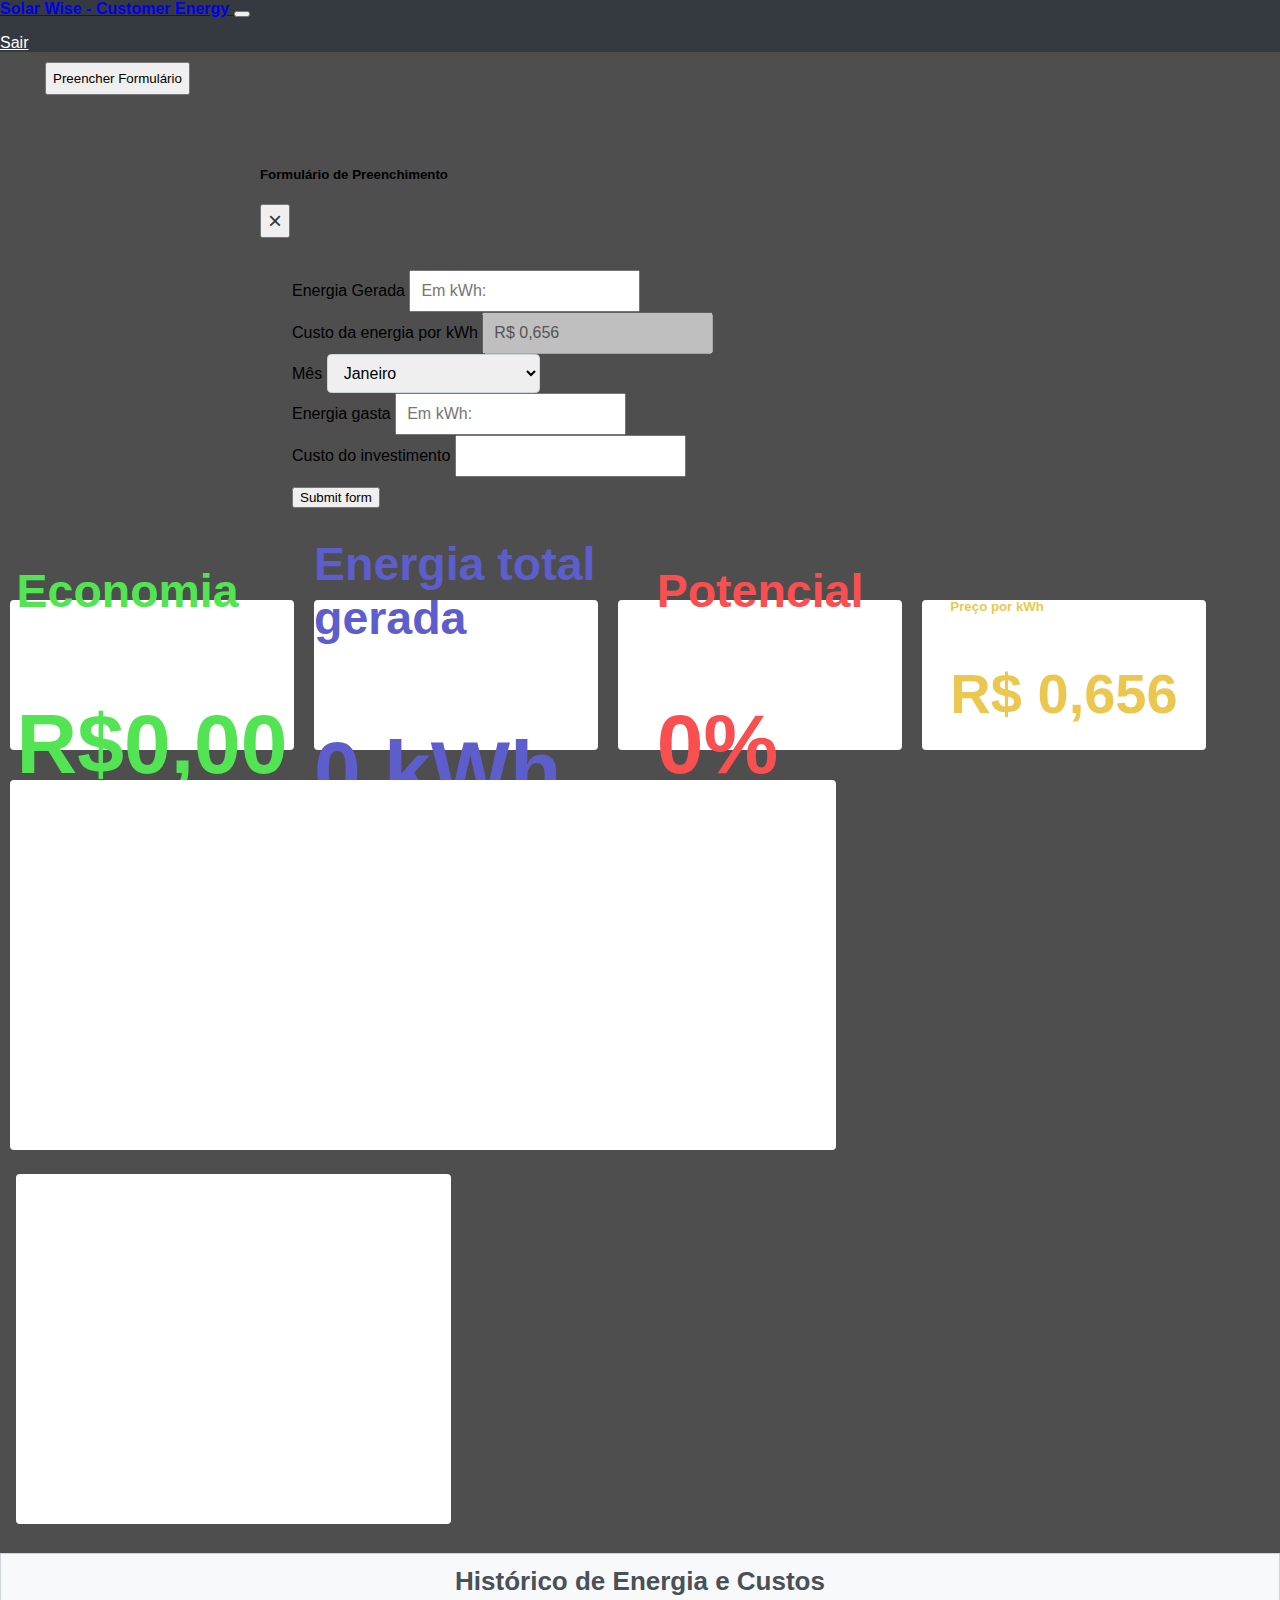
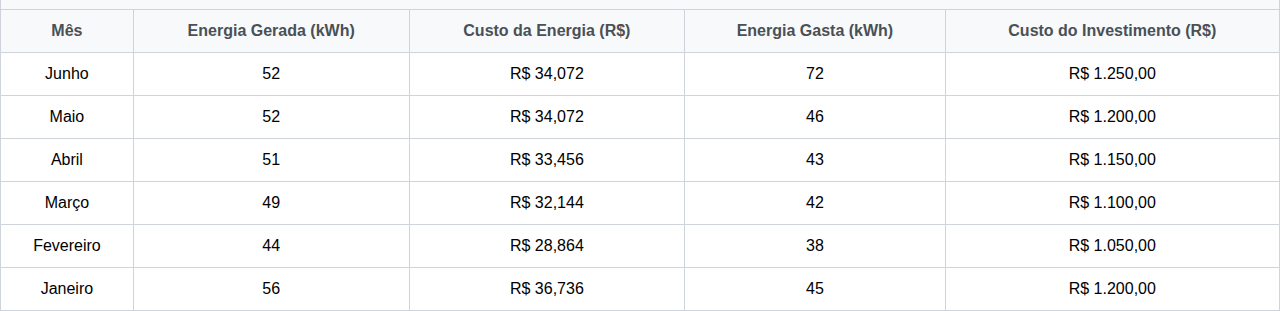
<file: dashboardUser.html>
<!DOCTYPE html>
<html lang="en">
  <head>
    <meta charset="UTF-8" />
    <meta name="viewport" content="width=device-width, initial-scale=1.0" />
    <link
      rel="stylesheet"
      href="https://stackpath.bootstrapcdn.com/bootstrap/4.1.3/css/bootstrap.min.css"
      integrity="sha384-MCw98/SFnGE8fJT3GXwEOngsV7Zt27NXFoaoApmYm81iuXoPkFOJwJ8ERdknLPMO"
      crossorigin="anonymous"
    />
    <link rel="stylesheet" href="./assets/style/styleDashboardUser.css" />
    <title>Dashboard</title>
    <link rel="shortcut icon" href="assets/img/logo.svg" type="image/x-icon">
  </head>

  <body>
    <div class="content">
      <nav class="navbar navbar-expand-lg navbar-dark bg-dark shadow-sm">
        <div class="container-fluid">
          <a class="navbar-brand d-flex align-items-center" href="#">
            <span class="fw-bold">Solar Wise - Customer Energy</span>
          </a>
          <button
            class="navbar-toggler"
            type="button"
            data-bs-toggle="collapse"
            data-bs-target="#navbarNav"
            aria-controls="navbarNav"
            aria-expanded="false"
            aria-label="Toggle navigation"
          >
            <span class="navbar-toggler-icon"></span>
          </button>
          <div
            class="collapse navbar-collapse justify-content-center"
            id="navbarNav"
          >
            <ul class="navbar-nav">
            
              
            </ul>
          </div>
          <a href="login.html" class="btn btn-outline-warning nav-btn-entrar"
            >Sair</a
          >
        </div>
      </nav>
      <div class="abaDashboard">
        <div class="top-title">
          <h1></h1>
          <button
            type="button"
            class="btn btn-primary"
            data-toggle="modal"
            data-target="#formModal"
          >
            Preencher Formulário
          </button>
        </div>

        <div
          class="modal fade"
          id="formModal"
          tabindex="-1"
          role="dialog"
          aria-labelledby="formModalLabel"
          aria-hidden="true"
        >
          <div class="modal-dialog" role="document">
            <div class="modal-content">
              <div class="modal-header">
                <h5 class="modal-title" id="formModalLabel">
                  Formulário de Preenchimento
                </h5>
                <button
                  type="button"
                  class="close"
                  data-dismiss="modal"
                  aria-label="Close"
                >
                  <span aria-hidden="true">&times;</span>
                </button>
              </div>
              <div class="modal-body">
                <form class="row g-3">
                  <div class="col-md-4">
                    <label for="validationDefault01" class="form-label"
                      >Energia Gerada</label
                    >
                    <input
                      type="number"
                      class="form-control"
                      id="validationDefault01"
                      placeholder="Em kWh:"
                      required
                    />
                  </div>
                  <div class="col-md-4">
                    <label for="validationDefault02" class="form-label"
                      >Custo da energia por kWh</label
                    >
                    <input
                      class="form-control"
                      type="text"
                      value="R$ 0,656"
                      aria-label="Disabled input example"
                      disabled
                      readonly
                    />
                  </div>
                  <div class="col-md-3">
                    <label for="validationDefault02" class="form-label"
                      >Mês</label
                    >
                    <select
                      class="form-select"
                      aria-label=".form-select-lg example"
                      required
                    >
                      <option value="Janeiro">Janeiro</option>
                      <option value="Fevereiro">Fevereiro</option>
                      <option value="Março">Março</option>
                      <option value="Abril">Abril</option>
                      <option value="Maio">Maio</option>
                      <option value="Junho">Junho</option>
                      <option value="Julho">Julho</option>
                      <option value="Agosto">Agosto</option>
                      <option value="Setembro">Setembro</option>
                      <option value="Outubro">Outubro</option>
                      <option value="Novembro">Novembro</option>
                      <option value="Dezembro">Dezembro</option>
                    </select>
                  </div>
                  <div class="col-md-6">
                    <label for="validationDefaultUsername" class="form-label"
                      >Energia gasta</label
                    >
                    <input
                      type="text"
                      class="form-control"
                      id="validationDefaultUsername"
                      placeholder="Em kWh:"
                      required
                    />
                  </div>
                  <div class="col-md-6">
                    <label for="validationDefault03" class="form-label"
                      >Custo do investimento</label
                    >
                    <input
                      type="number"
                      class="form-control"
                      id="validationDefault03"
                    />
                  </div>
                  <div class="col-12">
                    <button class="btn btn-primary" type="submit">
                      Submit form
                    </button>
                  </div>
                </form>
              </div>
            </div>
          </div>
        </div>
        <div
          class="main-content flex-fill d-flex justify-content-center align-items-start"
        >
          <div class="">
            <div class="card-container">
              <div class="card" id="card1">
                <div class="card-body text-center">
                  <h5 class="card-title">Economia</h5>
                  <h2 class="display-4" id="economia">R$0,00</h2>
                </div>
              </div>
              <div class="card" id="card2">
                <div class="card-body text-center">
                  <h5 class="card-title">Energia total gerada</h5>
                  <h2 class="display-4" id="energiaGerada">0 kWh</h2>
                </div>
              </div>
              <div class="card" id="card3">
                <div class="card-body text-center">
                  <h5 class="card-title">Potencial</h5>
                  <h2 class="display-4" id="potencial">0%</h2>
                </div>
              </div>
              <div class="card" id="card4">
                <div class="card-body text-center">
                  <h5 class="card-title">Preço por kWh</h5>
                  <h2 class="display-4" id="precoKwh">R$ 0,656</h2>
                </div>
              </div>
            </div>
            <!--  Tabela de gráfico de barras feitas a partir do script.js-->
            <div id="chartContainer"></div>
            <!--  Tabela de pizza/donut de barras feitas a partir do script.js-->
            <div id="donutContainer"></div>
            <div class="container-fluid">
              <div class="row mt-2">
                <div class="col-12">
                  <table class="table table-striped table-bordered">
                    <thead>
                      <tr>
                        <th
                          colspan="5"
                          style="
                            font-size: 26px;
                            display: flexbox;
                            justify-content: left;
                            align-items: center;
                          "
                        >
                          Histórico de Energia e Custos
                        </th>
                      </tr>
                      <tr>
                        <th scope="col">Mês</th>
                        <th scope="col">Energia Gerada (kWh)</th>
                        <th scope="col">Custo da Energia (R$)</th>
                        <th scope="col">Energia Gasta (kWh)</th>
                        <th scope="col">Custo do Investimento (R$)</th>
                      </tr>
                    </thead>
                    <tbody>
                      <tr>
                        <td>Junho</td>
                        <td>52</td>
                        <td>R$ 34,072</td>
                        <td>72</td>
                        <td>R$ 1.250,00</td>
                      </tr>
                      <tr>
                        <td>Maio</td>
                        <td>52</td>
                        <td>R$ 34,072</td>
                        <td>46</td>
                        <td>R$ 1.200,00</td>
                      </tr>
                      <tr>
                        <td>Abril</td>
                        <td>51</td>
                        <td>R$ 33,456</td>
                        <td>43</td>
                        <td>R$ 1.150,00</td>
                      </tr>
                      <tr>
                        <td>Março</td>
                        <td>49</td>
                        <td>R$ 32,144</td>
                        <td>42</td>
                        <td>R$ 1.100,00</td>
                      </tr>
                      <tr>
                        <td>Fevereiro</td>
                        <td>44</td>
                        <td>R$ 28,864</td>
                        <td>38</td>
                        <td>R$ 1.050,00</td>
                      </tr>
                      <tr>
                        <td>Janeiro</td>
                        <td>56</td>
                        <td>R$ 36,736</td>
                        <td>45</td>
                        <td>R$ 1.200,00</td>
                      </tr>
                    </tbody>
                  </table>
                </div>
              </div>
            </div>
          </div>
        </div>
      </div>
    </div>

    <script src="https://code.jscharting.com/2.9.0/jscharting.js"></script>
    <script src="script.js"></script>
    <script src="https://code.jquery.com/jquery-3.3.1.slim.min.js"></script>
    <script src="https://stackpath.bootstrapcdn.com/bootstrap/4.3.1/js/bootstrap.min.js"></script>
  </body>
</html>
</file>
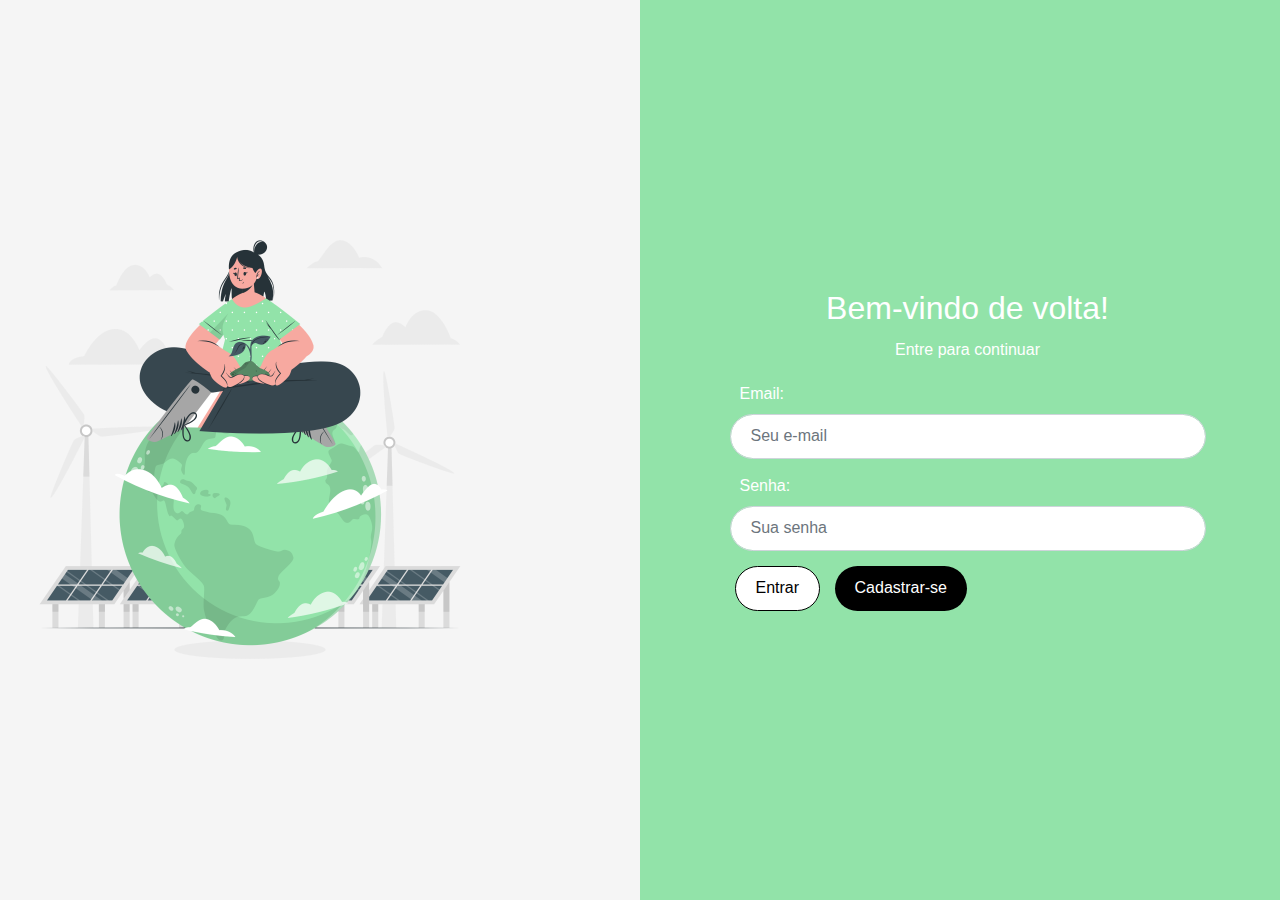
<file: login.html>
<!DOCTYPE html>
<html lang="pt-br">
<head>
    <meta charset="UTF-8">
    <meta name="viewport" content="width=device-width, initial-scale=1.0">
    <link rel="stylesheet" href="https://stackpath.bootstrapcdn.com/bootstrap/4.1.3/css/bootstrap.min.css">
    <link rel="stylesheet" href="./assets/style/styleLogin.css">
    <title>Login</title>
    <link rel="shortcut icon" href="assets/img/logo.svg" type="image/x-icon">
</head>
<body>
    <div class="container-fluid">
        <div class="row">
            <!-- Lado esquerdo -->
            <div class="col-md-6 left-section">
                <div class="illustration-container">
                    <img src="assets/img/Environment-cuate (1).png" alt="Ilustração">
                </div>
            </div>

            <!-- Lado direito -->
            <div class="col-md-6 right-section">
                <div class="form-container">
                    <h2 class="welcome-title">Bem-vindo de volta!</h2>
                    <p class="subtitle">Entre para continuar</p>
                    <form>
                        <div class="form-group">
                            <label>Email:</label>
                            <input type="email" class="form-control" placeholder="Seu e-mail" required>
                        </div>
                        <div class="form-group">
                            <label>Senha:</label>
                            <input type="password" class="form-control" placeholder="Sua senha" required>
                        </div>
                        <div class="button-group">
                            <button type="submit" class="btn btn-secondary white" onclick="window.location.href='dashboardUser.html';">Entrar</button>
                            <button type="button" class="btn btn-secondary" onclick="window.location.href='register.html';">Cadastrar-se</button>
                        </div>
                    </form>
                </div>
            </div>
            
</body>
</html>
</file>
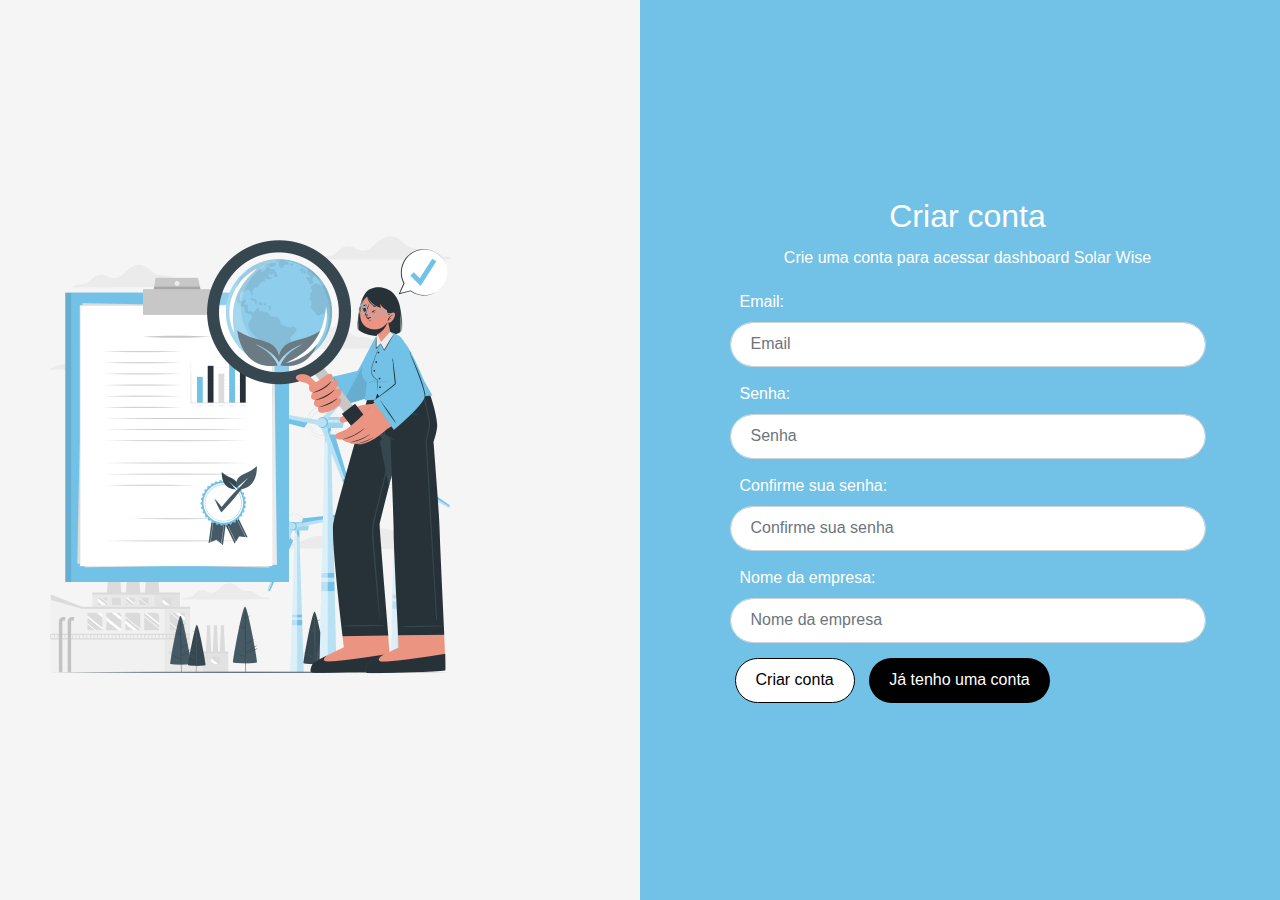
<file: register.html>
<!DOCTYPE html>
<html lang="pt-br">
<head>
    <meta charset="UTF-8">
    <meta name="viewport" content="width=device-width, initial-scale=1.0">
    <link rel="stylesheet" href="https://stackpath.bootstrapcdn.com/bootstrap/4.1.3/css/bootstrap.min.css">
    <link rel="stylesheet" href="./assets/style/styleRegister.css">
    <title>Resgistrar</title>
    <link rel="shortcut icon" href="assets/img/logo.svg" type="image/x-icon">
   </head>
   <body>
       <div class="container-fluid">
           <div class="row">
               <!-- Lado esquerdo -->
               <div class="col-md-6 left-section">
                   <div class="illustration-container">
                       <img src="assets/img/Environmental audit-cuate (1).png" alt="Ilustração">
                   </div>
               </div>
   
               <!-- Lado direito -->
               <div class="col-md-6 right-section">
                   <div class="form-container">
                       <h2 class="welcome-title">Criar conta</h2>
                       <p class="subtitle">Crie uma conta para acessar dashboard Solar Wise</p>
                       <form id="registerForm">
                           <div class="form-group">
                               <label>Email:</label>
                               <input type="email" class="form-control" id="email" placeholder="Email" required>
                           </div>
                           <div class="form-group">
                               <label>Senha:</label>
                               <input type="password" class="form-control" id="password" placeholder="Senha" required>
                           </div>
                           <div class="form-group">
                               <label>Confirme sua senha:</label>
                               <input type="password" class="form-control" id="confirmPassword" placeholder="Confirme sua senha" required>
                           </div>
                           <div class="form-group">
                               <label>Nome da empresa:</label>
                               <input type="text" class="form-control" id="companyName" placeholder="Nome da empresa" required>
                           </div>
                           <button type="submit" class="btn btn-secondary white" id="createAccountButton">Criar conta</button>
                           <button type="button" class="btn btn-secondary" onclick="window.location.href='login.html';">Já tenho uma conta</button>
                       </form>
                   </div>
               </div>
           </div>
       </div>
   
       <!-- Alert no topo -->
       <div class="alert alert-success alert-fixed" id="topAlert" role="alert">
           Usuário criou a conta com sucesso!
       </div>
   
       <script>
           document.getElementById('registerForm').addEventListener('submit', function(event) {
               event.preventDefault(); // Evita o comportamento padrão do formulário
   
               // Obter os valores dos campos do formulário
               const email = document.getElementById('email').value;
               const password = document.getElementById('password').value;
               const confirmPassword = document.getElementById('confirmPassword').value;
               const companyName = document.getElementById('companyName').value;
   
               // Verifica se todos os campos estão preenchidos
               if (email && password && confirmPassword && companyName && password === confirmPassword) {
                   const alertElement = document.getElementById('topAlert');
                   alertElement.style.display = 'block';
   
                   // Oculta o alerta após 3 segundos
                   setTimeout(() => {
                       alertElement.style.display = 'none';
                   }, 3000);
               } else {
                   // Se algum campo estiver vazio ou as senhas não coincidirem
                   alert('Por favor, preencha todos os campos corretamente.');
               }
           });
       </script>
   </body>
   </html>
</file>
<file: assets/style/styleDashboardUser.css>
body {
    font-family: "Lato", sans-serif;
    background-color: #4e4e4e;
    height: 100%; 
    width: 100%;
    margin: 0;
    display: flex; 
    justify-content: flex-start; 
}
body h1 {
    color: #ffffff;
}

@media (max-width: 768px) {
    .top-title{
      margin-left: 0px !important;
      width: 100% ;
    }

    .card-container {
        flex-direction: column; 
        align-items: center;     
        margin-left: 2%;
        width: 100%;             
    }

    #chartContainer, #donutContainer {
      display: flex !important;
      flex-direction: column;  
      justify-content: center; 
      align-items: center;     
      width: 95% !important; 
      max-width: 900px;
      margin-left: 2% !important;
      margin-top: 20px;          
    }

    .table-container {
        width: 100vw;            
        margin-top: 10px;     
    }


    .navbar {
        padding: 10px;         
    }

    .navbar-nav {
        text-align: left;      
    }

    .top-title {
        flex-direction: column;  
        margin-left: 0;       
    }

    .modal-body {
        padding: 1rem;         
    }


    .form-select {
        width: 100% !important;            
    }


    .card {
        width: 80%;         
        margin-bottom: 15px;    
    }

    .table th, .table td {
        padding: 8px;        
    }
}

.top-title{
    display: flex;
    justify-content: flex-start;
    margin-left: 45px;
}

.navbar {
    align-items: center;
    justify-content: center;
    background-color: #343a40;
  }
  
  .navbar-brand {
    font-weight: bold;
  }
  
  .nav-btn-entrar {
    border-color: #ffffff;
    color: #ffffff; 
  }

.card{
    width: 100%;
    max-width: 500px;
    height: 150px;
    margin: 10px;
    display: flex;
    align-items: center;
    justify-content: center;
    flex-direction: column;
}

.card , #donutContainer, #chartContainer  {
  background-color: #fff;
  border-radius: 4px;
}



.card img {
    align-items: center;
    justify-content: left;
    width:24px;
}

.card-container {
    display: flex; 
    justify-content: space-around; 
    width: 95vw;
    margin-top: 2vh;
}

.content {
    width: 100% ;
    height: 100%; 
}

.abaDashboard h2{
    display: flex;
}

#chartContainer {
    padding: 10px;
    width: 63%; 
    height: 350px;
    margin-top: 20px;
    margin-left: 10px;
    display: inline-block;
}

#donutContainer {
    display: inline-block; 
    width:34%; 
    height: 350px;
    margin-top: 20px;
    margin-left: 16px;

}

#card1{
    color: rgb(82, 228, 82);
    
}


#card2{
    color: rgb(93, 93, 204);
}

#card3{
    color: rgb(248, 80, 80);
}

#card1, #card2 , #card3, #card4 h2{
    display: flex;
    flex-wrap: nowrap;
    font-size: 3.5rem;
}


#card4{
    color: rgb(236, 199, 79);
}

.form-select {
    height: 2.4rem;
    width: 213px;
    padding: 0.375rem 0.75rem; 
    font-size: 1rem; 
    border-radius: 0.275rem;   
    border: 1px solid #ced4da;  
  }

  .modal-body {
    padding: 2rem;
  }

  .modal-footer .btn {
    padding: 0.75rem 1.25rem;
  }


.modal-dialog {
    max-width: 800px; 
    margin: 30px auto;
  }
  
  .modal-content {
    padding: 20px;
  }
  
  .modal-body .form-group {
    margin-bottom: 1.5rem; 
  }
  
  input[type="number"],
  input[type="text"] {
    font-size: 16px;
    padding: 10px;
  }
  
  .modal-footer .btn {
    margin-top: 100px;
    font-size: 16px;
  }
  
  .modal-header .close {
    font-size: 1.5rem;
    color: #333;
  }

  .btn-primary{
    margin-top: 10px;
  }

  .table {
    margin-top: 25px;
    width: 100%;
    border-collapse: collapse;
  }
  
  .table th, .table td {
    text-align: center;
    padding: 12px;
  }
  
  .table th {
    background-color: #f8f9fa;
    color: #495057;
  }
  
  .table td {
    background-color: #ffffff;
  }
  
  .table-striped tbody tr:nth-of-type(odd) {
    background-color: #f2f2f2;
  }
  
  .table-bordered th, .table-bordered td {
    border: 1px solid #ced4da;
  }
  
  .table-container {
    margin-top: 20px;
    max-width: 95vw;
  }
  
  .table thead {
    font-weight: bold;
  }
  
  .table td, .table th {
    font-size: 1rem;
  }
  
  .table-container h3 {
    font-size: 1.5rem;
    font-weight: bold;
    margin-bottom: 20px;
  }
</file>
<file: assets/style/styleLogin.css>
body {
    margin: 0;
    font-family: Arial, sans-serif;
    height: 100vh;
    display: flex;
    align-items: center;
    justify-content: center;
    background-color: #f8f9fa;
}

.container-fluid {
    height: 100vh;
    display: flex;
    padding: 0;
}

.left-section {
    background-color: #f5f5f5;
    display: flex;
    justify-content: center;
    align-items: center;
}

.illustration-container img {
    max-width: 80%;
    height: auto;
}

.right-section {
    background-color: rgb(146, 227, 169);
    color: #fff;
    display: flex;
    justify-content: center;
    align-items: center;
    flex-direction: column;
    padding: 30px;
}

.form-container {
    width: 80%;
}

.welcome-title {
    font-size: 2rem;
    text-align: center;
    margin-bottom: 10px;
}

.subtitle {
    font-size: 1rem;
    text-align: center;
    margin-bottom: 20px;
    color: #fff;
}

.form-group {
    margin-bottom: 15px;
}

.form-control {
    border-radius: 25px;
    height: 45px;
    padding: 10px 20px;
}

.btn-primary {
    background-color: #ff7f00;
    border: none;
    border-radius: 25px;
    height: 45px;
    font-size: 16px;
    color: #fff;
    padding: 0 20px;
    margin: 0 5px;
}

.btn-secondary {
    background-color: #000;
    border: none;
    border-radius: 25px;
    height: 45px;
    font-size: 16px;
    color: #fff;
    padding: 0 20px;
    margin: 0 5px;
}

.btn-secondary.white {
    background-color: #fff;
    color: #000;
    border: 1px solid #000;
}
label{
    margin-left: 10px;
}
</file>
<file: assets/style/styleRegister.css>
body {
    margin: 0;
    font-family: Arial, sans-serif;
    height: 100vh;
    display: flex;
    align-items: center;
    justify-content: center;
    background-color: #f8f9fa;
}

.container-fluid {
    height: 100vh;
    display: flex;
    padding: 0;
}

.left-section {
    background-color: #f5f5f5;
    display: flex;
    justify-content: center;
    align-items: center;
}

.illustration-container img {
    max-width: 80%;
    height: auto;
}

.right-section {
    background-color: rgb(114, 193, 230);
    color: #fff;
    display: flex;
    justify-content: center;
    align-items: center;
    flex-direction: column;
    padding: 30px;
}

.form-container {
    width: 80%;
}

.welcome-title {
    font-size: 2rem;
    text-align: center;
    margin-bottom: 10px;
}

.subtitle {
    font-size: 1rem;
    text-align: center;
    margin-bottom: 20px;
    color: #fff;
}

.form-group {
    margin-bottom: 15px;
   
}

.form-control {
    border-radius: 25px;
    height: 45px;
    padding: 10px 20px;
    
}

.btn-primary {
    background-color: #ff7f00;
    border: none;
    border-radius: 25px;
    height: 45px;
    font-size: 16px;
    color: #fff;
    padding: 0 20px;
    margin: 0 5px;
}

.btn-secondary {
    background-color: #000;
    border: none;
    border-radius: 25px;
    height: 45px;
    font-size: 16px;
    color: #fff;
    padding: 0 20px;
    margin: 0 5px;
}

.btn-secondary.white {
    background-color: #fff;
    color: #000;
    border: 1px solid #000;
}

.alert-fixed {
    position: fixed;
    top: 0;
    left: 0;
    width: 100%;
    z-index: 1050;
    display: none;
}

label{
    margin-left: 10px;
}
</file>
